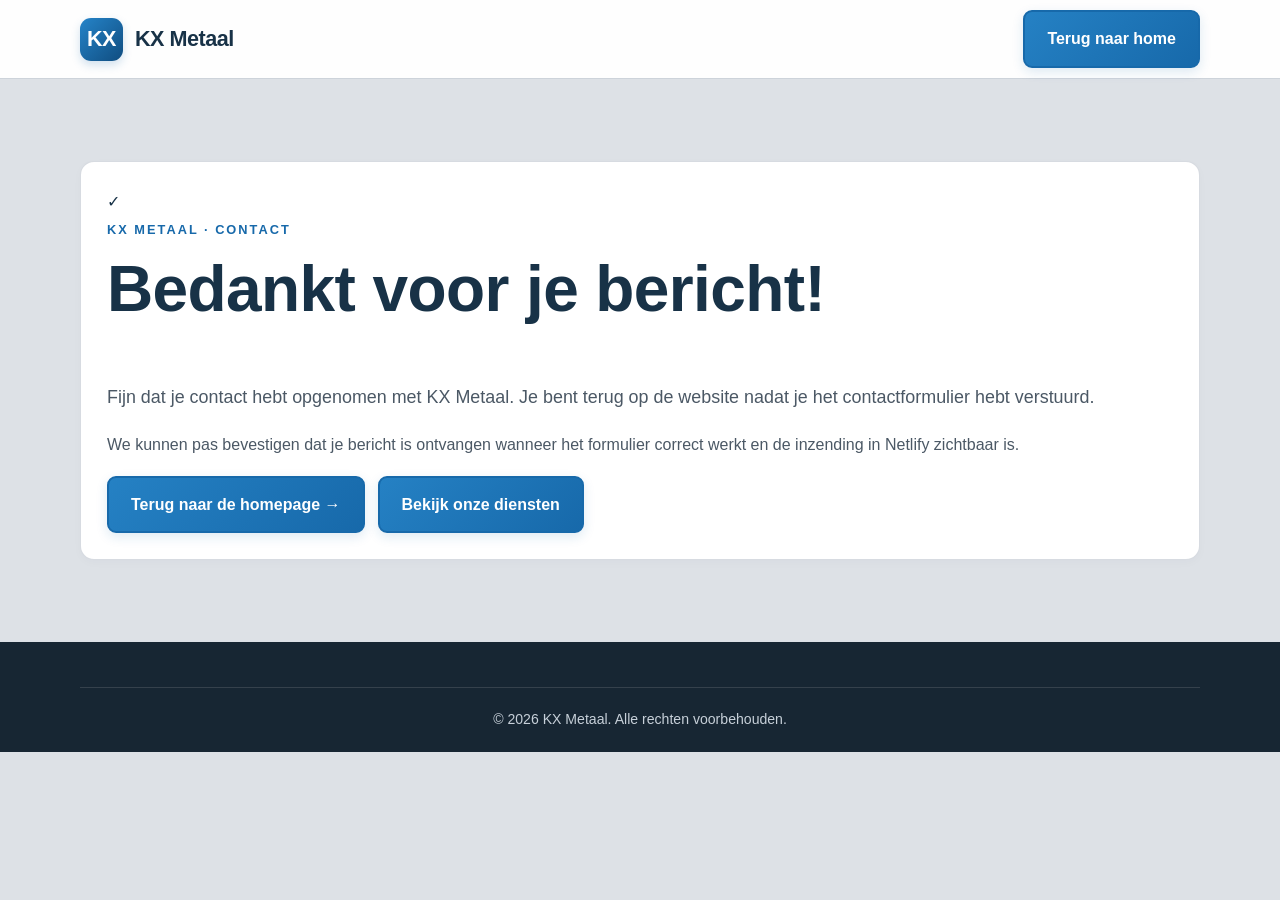
<file: bedankt.html>
<!DOCTYPE html>
<html lang="nl">
<head>
  <meta charset="UTF-8">
  <meta name="viewport" content="width=device-width, initial-scale=1">
  <meta name="robots" content="noindex, nofollow">
  <meta name="theme-color" content="#1769aa">
  <meta name="description" content="Bedankt voor je bericht aan KX Metaal.">
  <title>Bedankt voor je bericht | KX Metaal</title>
  <link rel="stylesheet" href="style.css">
</head>
<body>

<header class="site-header">
  <div class="container navbar">
    <a class="logo" href="index.html">
      <span class="logo-mark">KX</span>
      <span>KX Metaal</span>
    </a>

    <a class="button" href="index.html">Terug naar home</a>
  </div>
</header>

<main>

  <section class="section">
    <div class="container">

      <div class="card thank-you-card">
        <div class="card-content">

          <div class="thank-you-icon" aria-hidden="true">✓</div>

          <span class="eyebrow">KX Metaal · Contact</span>

          <h1>Bedankt voor je bericht!</h1>

          <p class="lead">
            Fijn dat je contact hebt opgenomen met KX Metaal.
            Je bent terug op de website nadat je het contactformulier
            hebt verstuurd.
          </p>

          <p>
            We kunnen pas bevestigen dat je bericht is ontvangen
            wanneer het formulier correct werkt en de inzending
            in Netlify zichtbaar is.
          </p>

          <div class="hero-actions">
            <a class="button" href="index.html">
              Terug naar de homepage →
            </a>

            <a class="button button-secondary" href="diensten.html">
              Bekijk onze diensten
            </a>
          </div>

        </div>
      </div>

    </div>
  </section>

</main>

<footer class="site-footer">
  <div class="container footer-bottom">
    © <span>2026</span> KX Metaal. Alle rechten voorbehouden.
  </div>
</footer>

</body>
</html>
</file>
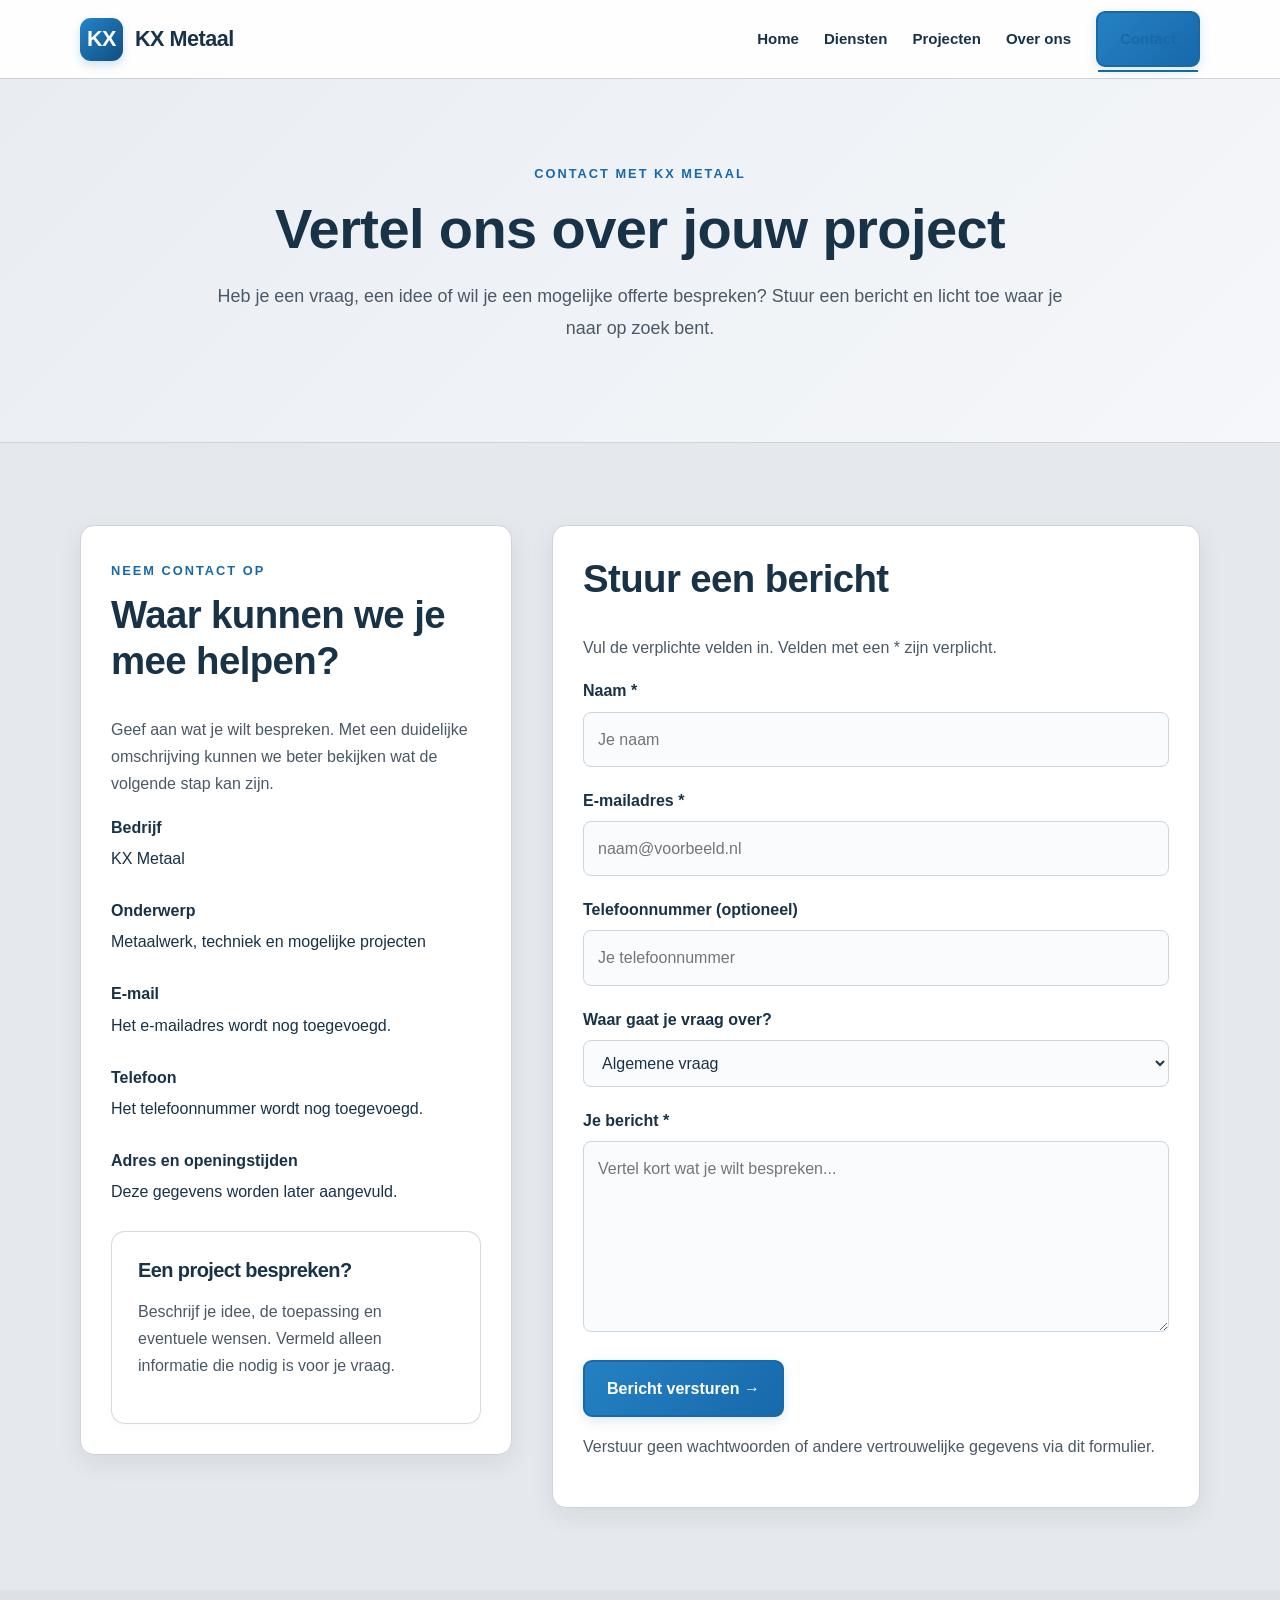
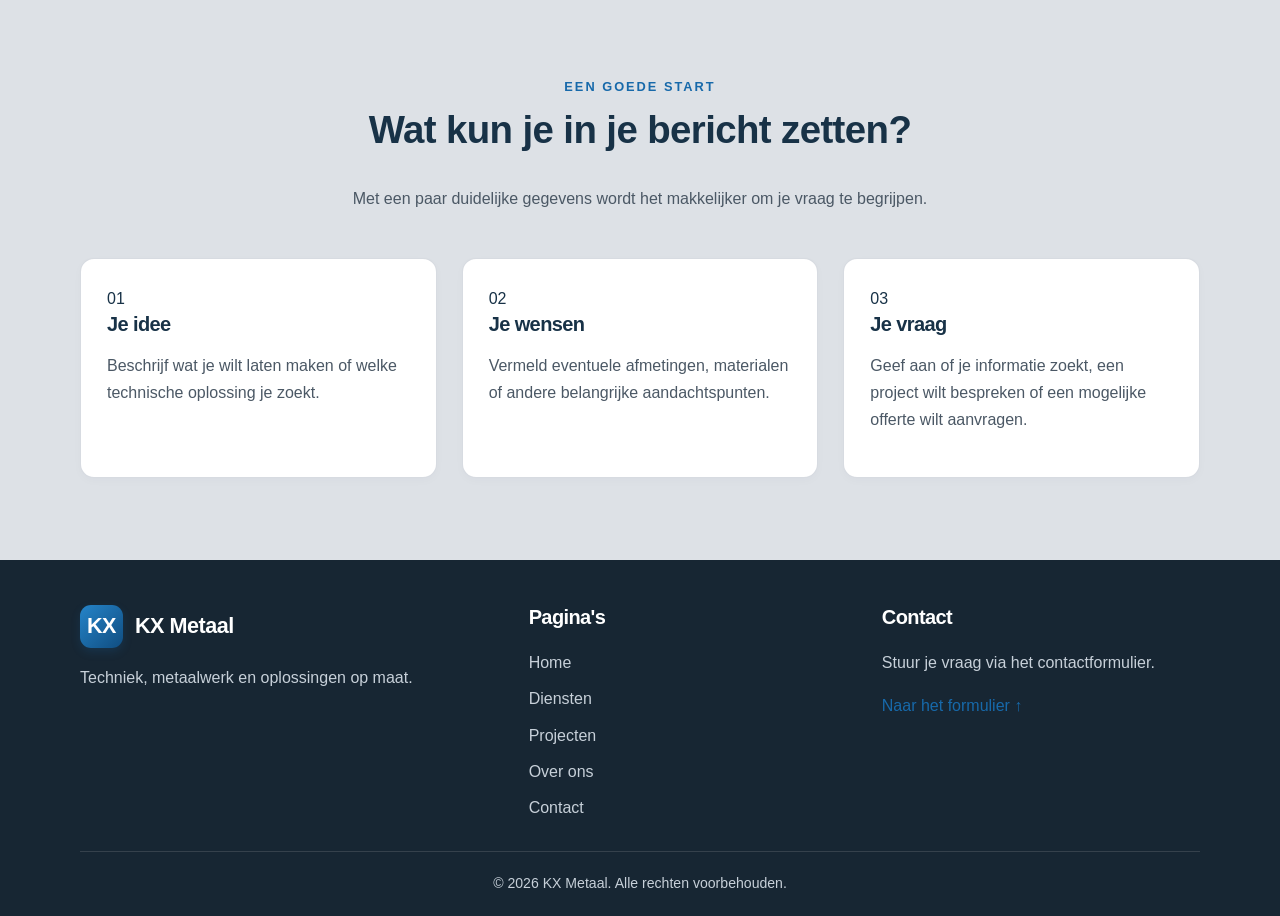
<file: contact.html>
<!DOCTYPE html>
<html lang="nl">
<head>
  <meta charset="UTF-8">
  <meta name="viewport" content="width=device-width, initial-scale=1">
  <meta name="theme-color" content="#1769aa">
  <meta name="description" content="Neem contact op met KX Metaal voor vragen over metaalwerk, technische oplossingen of een mogelijke offerte.">
  <title>Contact opnemen | KX Metaal</title>
  <link rel="stylesheet" href="style.css">
  <script src="script.js" defer></script>
</head>
<body>

<header class="site-header">
  <div class="container navbar">
    <a class="logo" href="index.html">
      <span class="logo-mark">KX</span>
      <span>KX Metaal</span>
    </a>

    <button class="menu-toggle" type="button"
      aria-label="Menu openen"
      aria-expanded="false"
      aria-controls="main-navigation">
      ☰ Menu
    </button>

    <nav class="nav-links" id="main-navigation" aria-label="Hoofdnavigatie">
      <a href="index.html">Home</a>
      <a href="diensten.html">Diensten</a>
      <a href="projecten.html">Projecten</a>
      <a href="over-ons.html">Over ons</a>
      <a class="button" href="contact.html" aria-current="page">Contact</a>
    </nav>
  </div>
</header>

<main>

  <!-- Introductie -->
  <section class="page-hero">
    <div class="container">
      <span class="eyebrow">Contact met KX Metaal</span>
      <h1>Vertel ons over jouw project</h1>
      <p class="lead">
        Heb je een vraag, een idee of wil je een mogelijke offerte bespreken?
        Stuur een bericht en licht toe waar je naar op zoek bent.
      </p>
    </div>
  </section>

  <!-- Contactformulier -->
  <section class="section section-light">
    <div class="container contact-grid">

      <aside class="contact-panel">
        <span class="eyebrow">Neem contact op</span>
        <h2>Waar kunnen we je mee helpen?</h2>
        <p>
          Geef aan wat je wilt bespreken. Met een duidelijke omschrijving
          kunnen we beter bekijken wat de volgende stap kan zijn.
        </p>

        <div class="contact-item">
          <strong>Bedrijf</strong>
          <span>KX Metaal</span>
        </div>

        <div class="contact-item">
          <strong>Onderwerp</strong>
          <span>Metaalwerk, techniek en mogelijke projecten</span>
        </div>

        <div class="contact-item">
          <strong>E-mail</strong>
          <span>Het e-mailadres wordt nog toegevoegd.</span>
        </div>

        <div class="contact-item">
          <strong>Telefoon</strong>
          <span>Het telefoonnummer wordt nog toegevoegd.</span>
        </div>

        <div class="contact-item">
          <strong>Adres en openingstijden</strong>
          <span>Deze gegevens worden later aangevuld.</span>
        </div>

        <div class="card contact-note">
          <div class="card-content">
            <h3>Een project bespreken?</h3>
            <p>
              Beschrijf je idee, de toepassing en eventuele wensen.
              Vermeld alleen informatie die nodig is voor je vraag.
            </p>
          </div>
        </div>
      </aside>

      <form
        class="contact-form"
        name="contact"
        method="POST"
        action="/bedankt.html"
        data-netlify="true"
        netlify-honeypot="bot-field">

        <input type="hidden" name="form-name" value="contact">

        <p hidden>
          <label>
            Laat dit veld leeg:
            <input name="bot-field">
          </label>
        </p>

        <h2>Stuur een bericht</h2>
        <p>
          Vul de verplichte velden in. Velden met een * zijn verplicht.
        </p>

        <div class="form-group">
          <label for="name">Naam *</label>
          <input
            id="name"
            name="name"
            type="text"
            placeholder="Je naam"
            autocomplete="name"
            required>
        </div>

        <div class="form-group">
          <label for="email">E-mailadres *</label>
          <input
            id="email"
            name="email"
            type="email"
            placeholder="naam@voorbeeld.nl"
            autocomplete="email"
            required>
        </div>

        <div class="form-group">
          <label for="phone">Telefoonnummer (optioneel)</label>
          <input
            id="phone"
            name="phone"
            type="tel"
            placeholder="Je telefoonnummer"
            autocomplete="tel">
        </div>

        <div class="form-group">
          <label for="subject">Waar gaat je vraag over?</label>
          <select id="subject" name="subject">
            <option value="Algemene vraag">Algemene vraag</option>
            <option value="Project bespreken">Project bespreken</option>
            <option value="Offerte aanvragen">Offerte aanvragen</option>
            <option value="Metaalbewerking">Metaalbewerking</option>
            <option value="Metalen constructies">Metalen constructies</option>
            <option value="Maatwerk">Maatwerk</option>
            <option value="Anders">Anders</option>
          </select>
        </div>

        <div class="form-group">
          <label for="message">Je bericht *</label>
          <textarea
            id="message"
            name="message"
            rows="6"
            placeholder="Vertel kort wat je wilt bespreken..."
            required></textarea>
        </div>

        <button class="button" type="submit">
          Bericht versturen →
        </button>

        <p class="form-disclaimer">
          Verstuur geen wachtwoorden of andere vertrouwelijke gegevens
          via dit formulier.
        </p>
      </form>

    </div>
  </section>

  <!-- Extra informatie -->
  <section class="section">
    <div class="container">
      <div class="section-heading">
        <span class="eyebrow">Een goede start</span>
        <h2>Wat kun je in je bericht zetten?</h2>
        <p>
          Met een paar duidelijke gegevens wordt het makkelijker
          om je vraag te begrijpen.
        </p>
      </div>

      <div class="card-grid">

        <article class="card">
          <div class="card-content">
            <span class="step-number">01</span>
            <h3>Je idee</h3>
            <p>
              Beschrijf wat je wilt laten maken of welke technische
              oplossing je zoekt.
            </p>
          </div>
        </article>

        <article class="card">
          <div class="card-content">
            <span class="step-number">02</span>
            <h3>Je wensen</h3>
            <p>
              Vermeld eventuele afmetingen, materialen of andere
              belangrijke aandachtspunten.
            </p>
          </div>
        </article>

        <article class="card">
          <div class="card-content">
            <span class="step-number">03</span>
            <h3>Je vraag</h3>
            <p>
              Geef aan of je informatie zoekt, een project wilt
              bespreken of een mogelijke offerte wilt aanvragen.
            </p>
          </div>
        </article>

      </div>
    </div>
  </section>

</main>

<footer class="site-footer">
  <div class="container">

    <div class="footer-grid">

      <div>
        <a class="logo" href="index.html">
          <span class="logo-mark">KX</span>
          <span>KX Metaal</span>
        </a>
        <p>Techniek, metaalwerk en oplossingen op maat.</p>
      </div>

      <div>
        <h3>Pagina's</h3>
        <div class="footer-links">
          <a href="index.html">Home</a>
          <a href="diensten.html">Diensten</a>
          <a href="projecten.html">Projecten</a>
          <a href="over-ons.html">Over ons</a>
          <a href="contact.html">Contact</a>
        </div>
      </div>

      <div>
        <h3>Contact</h3>
        <p>Stuur je vraag via het contactformulier.</p>
        <a href="contact.html">Naar het formulier ↑</a>
      </div>

    </div>

    <div class="footer-bottom">
      © <span data-year>2026</span> KX Metaal. Alle rechten voorbehouden.
    </div>

  </div>
</footer>

</body>
</html>
</file>
<file: style.css>
/* ========================================
   KX METAAL — MODERNE PROFESSIONELE STIJL
   Kleuren: grijs, wit en technisch blauw
======================================== */

:root {
  --blue: #1769aa;
  --blue-dark: #104d80;
  --blue-light: #eaf1f8;

  --dark: #183247;
  --text: #4b5865;
  --white: #ffffff;

  /* Grijze achtergronden */
  --light: #e5e8ec;
  --background: #dde1e6;
  --border: #cdd3da;

  --radius: 14px;
  --shadow: 0 8px 24px rgba(24, 45, 65, 0.08);
  --shadow-hover: 0 16px 36px rgba(24, 45, 65, 0.14);

  --transition: 0.25s ease;
}

* {
  box-sizing: border-box;
}

html {
  scroll-behavior: smooth;
  scroll-padding-top: 95px;
}

body {
  margin: 0;
  font-family: Arial, Helvetica, sans-serif;
  background: var(--background);
  color: var(--dark);
  line-height: 1.7;
  -webkit-font-smoothing: antialiased;
}

img {
  display: block;
  max-width: 100%;
  height: auto;
}

a {
  color: var(--blue);
  text-decoration: none;
  transition: color var(--transition);
}

a:hover {
  color: var(--blue-dark);
}

button,
input,
textarea,
select {
  font: inherit;
}

button,
.button {
  cursor: pointer;
}

.container {
  width: min(1120px, 90%);
  margin-inline: auto;
}

/* ========================================
   HEADER EN NAVIGATIE
======================================== */

.site-header {
  position: sticky;
  top: 0;
  z-index: 100;
  background: rgba(255, 255, 255, 0.96);
  border-bottom: 1px solid var(--border);
  backdrop-filter: blur(14px);
  -webkit-backdrop-filter: blur(14px);
}

.navbar {
  min-height: 78px;
  display: flex;
  align-items: center;
  justify-content: space-between;
  gap: 24px;
}

.logo {
  display: inline-flex;
  align-items: center;
  gap: 12px;
  color: var(--dark);
  font-size: 1.35rem;
  font-weight: 800;
  letter-spacing: -0.5px;
}

.logo:hover {
  color: var(--blue);
}

.logo-mark {
  display: grid;
  place-items: center;
  width: 43px;
  height: 43px;
  flex-shrink: 0;
  color: var(--white);
  background: linear-gradient(135deg, #2584c9, #104d80);
  border-radius: 11px;
  box-shadow: 0 4px 10px rgba(23, 105, 170, 0.2);
}

.nav-links {
  display: flex;
  align-items: center;
  gap: 25px;
}

.nav-links a {
  position: relative;
  color: var(--dark);
  font-size: 0.94rem;
  font-weight: 600;
  transition: color var(--transition);
}

.nav-links a::after {
  content: "";
  position: absolute;
  left: 0;
  right: 0;
  bottom: -7px;
  height: 2px;
  background: var(--blue);
  transform: scaleX(0);
  transform-origin: left;
  transition: transform var(--transition);
}

.nav-links a:hover,
.nav-links a.active {
  color: var(--blue);
}

.nav-links a:hover::after,
.nav-links a.active::after {
  transform: scaleX(1);
}

.menu-toggle {
  display: none;
  padding: 9px 12px;
  background: var(--white);
  border: 1px solid var(--border);
  border-radius: 8px;
  color: var(--dark);
}

/* ========================================
   KNOPPEN
======================================== */

.button {
  display: inline-flex;
  align-items: center;
  justify-content: center;
  gap: 9px;
  padding: 13px 22px;
  border: 2px solid var(--blue);
  border-radius: 9px;
  background: linear-gradient(135deg, #2581c4, #1769aa);
  color: var(--white);
  font-weight: 700;
  box-shadow: 0 4px 12px rgba(23, 105, 170, 0.14);
  transition:
    transform var(--transition),
    background var(--transition),
    box-shadow var(--transition);
}

.button:hover {
  background: var(--blue-dark);
  border-color: var(--blue-dark);
  color: var(--white);
  transform: translateY(-2px);
  box-shadow: 0 8px 18px rgba(23, 105, 170, 0.2);
}

.button:active {
  transform: translateY(0);
}

.button-outline {
  background: var(--white);
  color: var(--blue);
  box-shadow: none;
}

.button-outline:hover {
  background: var(--blue);
  color: var(--white);
}

/* ========================================
   ALGEMENE PAGINA-ONDERDELEN
======================================== */

.section {
  padding: 82px 0;
}

.section-light {
  background: #e5e8ec;
}

.section-blue {
  background: var(--blue-light);
}

.section-heading {
  max-width: 720px;
  margin: 0 auto 45px;
  text-align: center;
}

.eyebrow {
  display: inline-block;
  margin-bottom: 10px;
  color: var(--blue);
  font-size: 0.8rem;
  font-weight: 800;
  letter-spacing: 2px;
  text-transform: uppercase;
}

h1,
h2,
h3 {
  margin-top: 0;
  line-height: 1.2;
  letter-spacing: -0.6px;
}

h1 {
  font-size: clamp(2.4rem, 5vw, 4.3rem);
}

h2 {
  font-size: clamp(1.8rem, 3vw, 2.7rem);
}

h3 {
  font-size: 1.25rem;
}

p {
  color: var(--text);
}

.lead {
  font-size: 1.12rem;
  line-height: 1.8;
}

.page-hero {
  padding: 80px 0;
  background: linear-gradient(135deg, #e9edf2, #f5f7fa);
  border-bottom: 1px solid var(--border);
}

.page-hero .container {
  max-width: 850px;
  text-align: center;
}

.page-hero h1 {
  margin-bottom: 18px;
  font-size: clamp(2.3rem, 5vw, 3.5rem);
}

/* ========================================
   HOMEPAGINA
======================================== */

.hero {
  padding: 90px 0;
  background: linear-gradient(120deg, #e1e5ea, #f1f4f7);
  overflow: hidden;
}

.hero-grid {
  display: grid;
  grid-template-columns: 1.05fr 0.95fr;
  align-items: center;
  gap: 55px;
}

.hero h1 {
  margin-bottom: 22px;
  animation: fade-in-up 0.65s ease both;
}

.hero p {
  max-width: 560px;
  margin-bottom: 28px;
  font-size: 1.1rem;
}

.hero-actions {
  display: flex;
  flex-wrap: wrap;
  gap: 13px;
}

.hero-image {
  width: 100%;
  min-height: 330px;
  object-fit: cover;
  border-radius: var(--radius);
  border: 1px solid rgba(255, 255, 255, 0.7);
  box-shadow: var(--shadow-hover);
  transition: transform 0.45s ease;
}

.hero-image:hover {
  transform: scale(1.015);
}

/* ========================================
   KAARTEN EN DIENSTEN
======================================== */

.card-grid {
  display: grid;
  grid-template-columns: repeat(3, minmax(0, 1fr));
  gap: 25px;
}

.card {
  overflow: hidden;
  background: var(--white);
  border: 1px solid rgba(205, 211, 218, 0.8);
  border-radius: var(--radius);
  box-shadow: 0 3px 10px rgba(24, 45, 65, 0.025);
  transition:
    transform var(--transition),
    box-shadow var(--transition),
    border-color var(--transition);
}

.card:hover {
  transform: translateY(-6px);
  box-shadow: var(--shadow-hover);
  border-color: #b7cfe3;
}

.card-image {
  width: 100%;
  height: 220px;
  object-fit: cover;
  background: var(--blue-light);
  transition: transform 0.4s ease;
}

.card:hover .card-image {
  transform: scale(1.025);
}

.card-content {
  padding: 26px;
}

.card-content h3 {
  margin-bottom: 12px;
}

.card-content p {
  margin-bottom: 18px;
}

.card-link {
  display: inline-flex;
  align-items: center;
  gap: 6px;
  font-weight: 700;
}

.card-link:hover {
  text-decoration: underline;
  text-underline-offset: 4px;
}

/* ========================================
   PROJECTEN
======================================== */

.project-grid {
  display: grid;
  grid-template-columns: repeat(2, minmax(0, 1fr));
  gap: 28px;
}

.project-image {
  width: 100%;
  height: 290px;
  object-fit: cover;
  border-radius: var(--radius);
  background: var(--light);
  box-shadow: var(--shadow);
  transition: transform var(--transition);
}

.project-image:hover {
  transform: translateY(-3px);
}

/* ========================================
   OVER ONS
======================================== */

.content-grid {
  display: grid;
  grid-template-columns: 1fr 1fr;
  align-items: center;
  gap: 50px;
}

.content-image {
  width: 100%;
  min-height: 300px;
  object-fit: cover;
  border-radius: var(--radius);
  box-shadow: var(--shadow);
}

.check-list {
  padding: 0;
  list-style: none;
}

.check-list li {
  position: relative;
  margin: 13px 0;
  padding-left: 30px;
  color: var(--text);
}

.check-list li::before {
  content: "✓";
  position: absolute;
  left: 0;
  color: var(--blue);
  font-weight: 800;
}

/* ========================================
   CONTACT EN FORMULIER
======================================== */

.contact-grid {
  display: grid;
  grid-template-columns: 0.8fr 1.2fr;
  align-items: start;
  gap: 40px;
}

.contact-panel,
.contact-form {
  padding: 30px;
  background: var(--white);
  border: 1px solid var(--border);
  border-radius: var(--radius);
  box-shadow: var(--shadow);
}

.contact-item {
  margin-bottom: 25px;
}

.contact-item strong {
  display: block;
  margin-bottom: 4px;
  color: var(--dark);
}

.form-group {
  margin-bottom: 20px;
}

.form-group label {
  display: block;
  margin-bottom: 7px;
  font-weight: 700;
}

.form-group input,
.form-group textarea,
.form-group select {
  width: 100%;
  padding: 13px 14px;
  color: var(--dark);
  background: #fafbfd;
  border: 1px solid #cbd5df;
  border-radius: 8px;
  transition:
    border-color var(--transition),
    box-shadow var(--transition),
    background var(--transition);
}

.form-group input:focus,
.form-group textarea:focus,
.form-group select:focus {
  outline: none;
  background: var(--white);
  border-color: var(--blue);
  box-shadow: 0 0 0 4px rgba(23, 105, 170, 0.12);
}

.form-group textarea {
  min-height: 150px;
  resize: vertical;
}

/* ========================================
   CTA — OPVALLENDE CONTACTSECTIE
======================================== */

.cta {
  padding: 65px 0;
  color: var(--white);
  background: linear-gradient(120deg, #183247, #104d80);
  text-align: center;
}

.cta h2,
.cta p {
  color: var(--white);
}

.cta p {
  max-width: 650px;
  margin: 0 auto 25px;
  opacity: 0.88;
}

.cta .button {
  background: var(--white);
  border-color: var(--white);
  color: var(--blue-dark);
  box-shadow: none;
}

.cta .button:hover {
  background: #eaf1f8;
  border-color: #eaf1f8;
}

/* ========================================
   FOOTER
======================================== */

.site-footer {
  padding: 45px 0 20px;
  color: var(--white);
  background: #172633;
}

.footer-grid {
  display: grid;
  grid-template-columns: 1.3fr 1fr 1fr;
  gap: 35px;
  padding-bottom: 30px;
}

.site-footer h3,
.site-footer .logo {
  color: var(--white);
}

.site-footer p {
  color: #c7d0d9;
}

.footer-links {
  display: grid;
  gap: 9px;
}

.footer-links a {
  color: #c7d0d9;
  transition: color var(--transition);
}

.footer-links a:hover {
  color: var(--white);
}

.footer-bottom {
  padding-top: 20px;
  border-top: 1px solid #35414c;
  color: #c7d0d9;
  font-size: 0.88rem;
  text-align: center;
}

/* ========================================
   ANIMATIES
======================================== */

@keyframes fade-in-up {
  from {
    opacity: 0;
    transform: translateY(15px);
  }

  to {
    opacity: 1;
    transform: translateY(0);
  }
}

/* ========================================
   TABLETS EN MOBIELE TELEFOONS
======================================== */

@media (max-width: 850px) {
  .navbar {
    min-height: 70px;
  }

  .menu-toggle {
    display: inline-block;
  }

  .nav-links {
    display: none;
    position: absolute;
    top: 70px;
    left: 0;
    right: 0;
    padding: 20px 5%;
    flex-direction: column;
    align-items: stretch;
    gap: 0;
    background: var(--white);
    border-bottom: 1px solid var(--border);
    box-shadow: var(--shadow);
  }

  .nav-links.open {
    display: flex;
  }

  .nav-links a {
    padding: 12px 0;
  }

  .nav-links a::after {
    display: none;
  }

  .hero-grid,
  .content-grid,
  .contact-grid {
    grid-template-columns: 1fr;
    gap: 30px;
  }

  .hero {
    padding: 60px 0;
  }

  .hero-image {
    min-height: 250px;
  }

  .card-grid {
    grid-template-columns: repeat(2, minmax(0, 1fr));
  }

  .footer-grid {
    grid-template-columns: 1fr 1fr;
  }
}

@media (max-width: 560px) {
  .section {
    padding: 55px 0;
  }

  .card-grid,
  .project-grid,
  .footer-grid {
    grid-template-columns: 1fr;
  }

  .hero-actions {
    flex-direction: column;
    align-items: stretch;
  }

  .button {
    width: 100%;
  }

  .contact-panel,
  .contact-form {
    padding: 22px;
  }

  .page-hero {
    padding: 55px 0;
  }

  .hero h1 {
    font-size: clamp(2.2rem, 10vw, 3rem);
  }

  .card-image {
    height: 210px;
  }
}

/* ========================================
   TOEGANKELIJKHEID
======================================== */

:focus-visible {
  outline: 3px solid #f0ad4e;
  outline-offset: 3px;
}

@media (prefers-reduced-motion: reduce) {
  *,
  *::before,
  *::after {
    scroll-behavior: auto !important;
    animation-duration: 0.01ms !important;
    animation-iteration-count: 1 !important;
    transition-duration: 0.01ms !important;
  }
}
</file>
